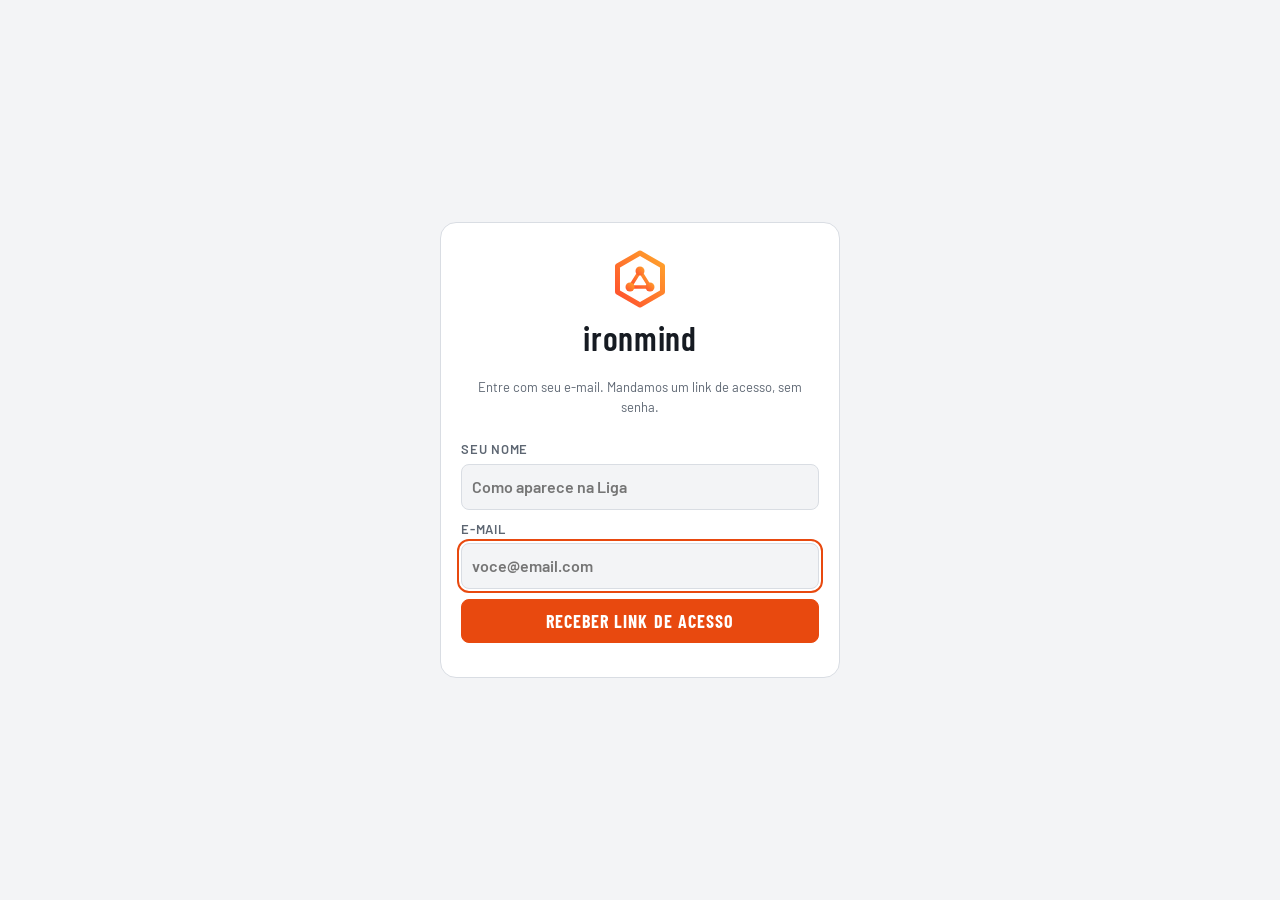
<file: public/index.html>
<!doctype html>
<html lang="pt-BR">
<head>
<meta charset="utf-8">
<meta name="viewport" content="width=device-width, initial-scale=1, viewport-fit=cover">
<title>Ironmind</title>
<meta name="description" content="Seu treino com IA: plano, registro de séries, recuperação, progresso e liga com amigos.">
<meta name="theme-color" content="#14171c">
<meta name="apple-mobile-web-app-capable" content="yes">
<meta name="mobile-web-app-capable" content="yes">
<meta name="apple-mobile-web-app-title" content="Ironmind">
<meta name="apple-mobile-web-app-status-bar-style" content="black-translucent">
<link rel="manifest" href="manifest.webmanifest">
<link rel="icon" href="icons/favicon-64.png" type="image/png">
<link rel="apple-touch-icon" href="icons/apple-touch-icon.png">
<link rel="preconnect" href="https://fonts.googleapis.com">
<link rel="stylesheet" href="https://fonts.googleapis.com/css2?family=Lexend:wght@600&family=Barlow+Condensed:wght@600;700;800&family=Barlow:wght@400;500;600&family=JetBrains+Mono:wght@500&display=swap">
<link rel="stylesheet" href="styles.css?v=b0ec0a01">
</head>
<body>
<div class="auth" id="auth" hidden>
  <div class="auth-card">
    <svg class="auth-logo" viewBox="0 0 64 64" aria-hidden="true"><defs><linearGradient id="authg" x1="0" y1="1" x2="1" y2="0"><stop offset="0" stop-color="#ff4d2e"/><stop offset="1" stop-color="#ffa62b"/></linearGradient></defs><path d="M32 6 54.5 19v26L32 58 9.5 45V19z" fill="none" stroke="url(#authg)" stroke-width="5" stroke-linejoin="round"/><path d="M22 40 32 24l10 16z" fill="none" stroke="url(#authg)" stroke-width="3.5" stroke-linejoin="round"/><circle cx="32" cy="24" r="4.5" fill="url(#authg)"/><circle cx="22" cy="40" r="4.5" fill="url(#authg)"/><circle cx="42" cy="40" r="4.5" fill="url(#authg)"/></svg>
    <h1>ironmind</h1>
    <p class="note">Entre com seu e-mail. Mandamos um link de acesso, sem senha.</p>
    <form id="auth-form">
      <label>Seu nome<input id="auth-name" autocomplete="name" placeholder="Como aparece na Liga" maxlength="40"></label>
      <label>E-mail<input id="auth-email" type="email" autocomplete="email" required placeholder="voce@email.com"></label>
      <button class="btn primary" id="auth-send">Receber link de acesso</button>
    </form>
    <p class="auth-msg" id="auth-msg" aria-live="polite"></p>
  </div>
</div>
<div id="app" hidden>
<div class="wrap">
  <header>
    <h1><svg viewBox="0 0 64 64" aria-hidden="true"><defs><linearGradient id="imgrad" x1="0" y1="1" x2="1" y2="0"><stop offset="0" stop-color="#ff4d2e"/><stop offset="1" stop-color="#ffa62b"/></linearGradient></defs><path d="M32 6 54.5 19v26L32 58 9.5 45V19z" fill="none" stroke="url(#imgrad)" stroke-width="5" stroke-linejoin="round"/><path d="M22 40 32 24l10 16z" fill="none" stroke="url(#imgrad)" stroke-width="3.5" stroke-linejoin="round"/><circle cx="32" cy="24" r="4.5" fill="url(#imgrad)"/><circle cx="22" cy="40" r="4.5" fill="url(#imgrad)"/><circle cx="42" cy="40" r="4.5" fill="url(#imgrad)"/></svg>ironmind</h1>
    <div class="row"><span class="status" id="sync">Carregando…</span><button class="btn sm" id="open-profile">Perfil</button></div>
  </header>

  <!-- INÍCIO -->
  <section class="panel" id="p-inicio">
    <div class="today" id="today" aria-label="Resumo de hoje"></div>
    <div class="card" id="d30-card"></div>
    <div class="card active">
      <div><div class="k">Plano ativo</div><h3 id="h-plan">Seu plano</h3></div>
      <button class="btn sm" id="h-plans">Planos</button>
    </div>
    <div class="swap-warn" id="swap-warn" hidden></div>
    <div class="row between"><h3>Seu próximo treino</h3><span class="note" id="h-when"></span></div>
    <div class="chips" id="h-days"></div>
    <div class="card">
      <div class="row between"><h2 id="h-day">Treino</h2><span class="note" id="h-focus"></span></div>
      <div class="block" id="h-warm" hidden></div>
      <div class="exlist" id="h-list"></div>
      <div class="block" id="h-fin" hidden></div>
    </div>
    <div class="card" id="wt-card">
      <div class="row between"><h3>Água de hoje</h3><button class="mini" id="wt-cfg-btn" aria-expanded="false">Meta e lembretes</button></div>
      <div class="wt-top"><div class="wt-num"><b id="wt-ml">0 ml</b><span class="note" id="wt-goal"></span></div><div class="wt-cups" id="wt-cups" aria-hidden="true"></div></div>
      <div class="ach-bar"><i id="wt-bar" style="width:0%"></i></div>
      <div class="row" style="gap:8px"><button class="btn sm primary" data-wt="200">+ Copo 200 ml</button><button class="btn sm" data-wt="500">+ Garrafa 500 ml</button><button class="btn sm" id="wt-undo">Desfazer</button></div>
      <div class="ch-form" id="wt-cfg" hidden>
        <label for="wt-meta">Meta diária (ml)<input id="wt-meta" inputmode="numeric" placeholder="automática"></label>
        <p class="note" style="margin:0" id="wt-auto"></p>
        <div class="row" style="gap:8px"><label for="wt-from" style="flex-direction:row;align-items:center;gap:6px">Das<input type="time" id="wt-from" value="08:00"></label><label for="wt-to" style="flex-direction:row;align-items:center;gap:6px">às<input type="time" id="wt-to" value="20:00"></label></div>
        <label for="wt-every">Lembrar a cada<select id="wt-every"><option value="60">1 hora</option><option value="90">1 h 30 min</option><option value="120" selected>2 horas</option><option value="180">3 horas</option></select></label>
        <div class="row" style="gap:8px"><button class="btn sm" id="wt-save">Salvar meta</button><button class="btn sm primary" id="wt-ics">Baixar lembretes de água</button></div>
        <p class="note" style="margin:0">Os lembretes vão para o calendário do celular, que avisa nos horários escolhidos todos os dias.</p>
      </div>
    </div>
    <div class="startbar"><button class="btn primary" id="h-start">Iniciar treino</button></div>
  </section>

  <!-- ROTINAS -->
  <section class="panel" id="p-rotinas" hidden>
    <div class="card">
      <div class="row between"><h2>Seus planos</h2><button class="btn sm primary" id="new-plan">Novo plano</button></div>
      <div class="plans" id="plans"></div>
    </div>
    <div class="card">
      <div class="row between"><h2 id="r-name">Plano</h2><span class="tag" id="r-src"></span></div>
      <div class="chips" id="r-days"></div>
      <div class="row between"><h3 id="r-day"></h3><button class="link" id="r-add">+ Adicionar exercício</button></div>
      <div class="exlist" id="r-list"></div>
      <p class="note" id="r-notes"></p>
    </div>
    <div class="card" id="pg-card">
      <h2>Programas prontos</h2>
      <p class="note" style="margin:0">Programas clássicos montados com os exercícios do app. Toque em um para ver os treinos e comece com um toque. Seus planos atuais continuam salvos.</p>
      <div class="pg-list" id="pg-list"></div>
    </div>
  </section>

  <!-- EXERCÍCIOS -->
  <section class="panel" id="p-exercicios" hidden>
    <div class="card">
      <h2>Exercícios</h2>
      <input id="l-q" placeholder="Buscar exercício" aria-label="Buscar exercício">
      <div class="chips" id="l-musc"></div>
      <div class="row between">
        <label style="flex-direction:row;align-items:center;gap:8px;text-transform:none;letter-spacing:0;font-size:14px;color:var(--fg)"><input type="checkbox" id="l-mine" checked> Só com meu equipamento</label>
        <label for="l-day" style="flex-direction:row;align-items:center;gap:8px">Adicionar em<select id="l-day"></select></label>
      </div>
    </div>
    <div class="card"><div class="exlist" id="l-list"></div></div>
    <div class="card" id="cx-card">
      <div class="row between"><h3>Meus exercícios</h3><button class="btn sm primary" id="cx-new" aria-expanded="false">+ Criar exercício</button></div>
      <div class="ch-form" id="cx-form" hidden>
        <label for="cx-nome">Nome<input id="cx-nome" maxlength="50" placeholder="Ex.: Remada no aparelho X"></label>
        <div class="row" style="gap:8px"><label for="cx-musc">Músculo principal<select id="cx-musc"></select></label><label for="cx-equip">Equipamento<select id="cx-equip"></select></label></div>
        <label for="cx-nivel">Dificuldade<select id="cx-nivel"><option value="1">1 · muito fácil</option><option value="2" selected>2 · fácil</option><option value="3">3 · médio</option><option value="4">4 · difícil</option><option value="5">5 · avançado</option></select></label>
        <label for="cx-dica">Dica de execução (opcional)<textarea id="cx-dica" maxlength="200" rows="2" placeholder="Ex.: banco na posição 3, pegada aberta"></textarea></label>
        <div class="row" style="gap:8px;align-items:center"><label class="btn sm" for="cx-foto" style="font-size:15px;color:var(--fg)">Adicionar foto</label><input type="file" id="cx-foto" accept="image/*" hidden><img id="cx-prev" alt="Prévia da foto" hidden class="cx-img"></div>
        <button class="btn sm primary" id="cx-save">Salvar exercício</button>
      </div>
      <div class="exlist" id="cx-list"></div>
    </div>
  </section>

  <!-- RECUPERAÇÃO -->
  <section class="panel" id="p-recuperacao" hidden>
    <div class="card">
      <h2>Recuperação muscular</h2>
      <p class="sub">Calculada pelas séries que você fez nos últimos dias. Cada músculo leva cerca de 48 a 72 horas para se recuperar de um treino pesado.</p>
      <div class="bodies" id="bodies"></div>
      <div class="legend"><span><i style="background:var(--ok)"></i>Pronto (85%+)</span><span><i style="background:var(--warn)"></i>Recuperando (50-84%)</span><span><i style="background:var(--bad)"></i>Cansado (abaixo de 50%)</span></div>
    </div>
    <div class="card"><div id="mlist"></div></div>
  </section>

  <!-- PROGRESSO -->
  <section class="panel" id="p-progresso" hidden>
    <div class="prsec" id="prsec" role="tablist" aria-label="Seções do progresso">
      <button role="tab" data-ps="resumo" aria-selected="true">Resumo</button><button role="tab" data-ps="evolucao" aria-selected="false">Evolução</button><button role="tab" data-ps="corpo" aria-selected="false">Corpo</button><button role="tab" data-ps="amigos" aria-selected="false">Amigos</button>
    </div>
    <div class="card">
      <div class="row between"><h3>Perfil</h3><button class="btn sm primary" id="pr-settings">Configurações</button></div>
      <div class="who-name" id="pr-name">Seu nome</div>
      <div class="facts">
        <div><span class="fv" id="pr-goal">—</span><span class="fk">Meta</span></div>
        <div><span class="fv" id="pr-weight">—</span><span class="fk">Peso</span></div>
        <div><span class="fv" id="pr-freq">—</span><span class="fk">Frequência</span></div>
      </div>
    </div>

    <div class="coach">
      <div class="row between"><span class="who">Resumo da semana</span><button class="mini" id="pr-coach-ai" data-ai hidden>Escrever com IA</button></div>
      <div class="ringrow">
        <div class="ring" id="pr-ring"></div>
        <div><b id="pr-ring-t">Treinos na semana</b><div class="note" id="pr-ring-s"></div></div>
      </div>
      <div class="ans" id="pr-coach"></div>
    </div>

    <div class="card" id="cmp-card">
      <h3>Comparar com amigo</h3>
      <label for="cmp-who">Amigo da liga<select id="cmp-who"></select></label>
      <div id="cmp-out"></div>
    </div>

    <div class="card" id="liga-card">
      <div class="row between"><h3>Liga Ironmind</h3><label style="flex-direction:row;align-items:center;gap:8px;text-transform:none;letter-spacing:0;font-size:14px;color:var(--fg)"><input type="checkbox" id="lg-join"> Participar</label></div>
      <div class="chips scrollx" id="lg-metric">
        <button class="chip" data-m="treinosSemana" aria-pressed="true">Treinos na semana</button>
        <button class="chip" data-m="volumeSemana" aria-pressed="false">Volume na semana</button>
        <button class="chip" data-m="sequencia" aria-pressed="false">Sequência</button>
        <button class="chip" data-m="recordesMes" aria-pressed="false">Recordes no mês</button>
        <button class="chip" data-m="exercicio" aria-pressed="false">Por exercício</button>
        <button class="chip" data-m="musculo" aria-pressed="false">Por músculo</button>
        <button class="chip" data-m="evolucao" aria-pressed="false">Evolução em 30 dias</button>
        <button class="chip" data-m="xp" aria-pressed="false">Nível (XP)</button>
      </div>
      <label for="lg-div">Divisão por idade<select id="lg-div"><option value="">Todas as idades</option></select></label>
      <label for="lg-sub" id="lg-sub-l" hidden><span id="lg-sub-t">Exercício</span><select id="lg-sub"></select></label>
      <div class="lg-list" id="lg-list"></div>
      <p class="note" id="lg-note"></p>
    </div>

    <div class="card" id="cl-card">
      <h3>Clube da academia</h3>
      <div id="cl-body"></div>
    </div>

    <div class="card" id="ch-card">
      <div class="row between"><h3>Desafios</h3><button class="mini" id="ch-new" aria-expanded="false">+ Criar desafio</button></div>
      <div class="ch-form" id="ch-form" hidden>
        <label for="ch-met">Quem faz mais<select id="ch-met"><option value="treinos">Treinos</option><option value="volume">Volume (carga × repetições)</option><option value="series">Séries</option><option value="minutos">Minutos treinando</option><option value="recordes">Recordes pessoais</option></select></label>
        <label for="ch-dur">Duração<select id="ch-dur"><option value="7">7 dias</option><option value="14">14 dias</option><option value="30">30 dias</option><option value="mes" selected>Até o fim do mês</option></select></label>
        <label for="ch-title">Nome (opcional)<input id="ch-title" maxlength="60" placeholder="Ex.: Desafio de novembro"></label>
        <button class="btn sm primary" id="ch-create">Criar e participar</button>
      </div>
      <div class="ch-list" id="ch-list"></div>
    </div>

    <div class="card" id="fd-card">
      <div class="row between"><h3>Feed dos amigos</h3><label style="flex-direction:row;align-items:center;gap:8px;text-transform:none;letter-spacing:0;font-size:14px;color:var(--fg)"><input type="checkbox" id="fd-share"> Mostrar meus treinos</label></div>
      <p class="note" style="margin:0" id="fd-note">Veja e curta os treinos, recordes e conquistas de quem está na liga. Seus treinos só aparecem aqui se você marcar “Mostrar meus treinos”.</p>
      <div class="fd-list" id="fd-list"></div>
    </div>

    <div class="card">
      <div class="row between"><h3>Calendário de treinos</h3><span class="streak" id="pr-streak"></span></div>
      <div class="week" id="pr-week"></div>
      <div class="selbar" id="pr-sel" hidden></div>
      <p class="note" id="pr-hint">Toque num dia (ou na Meta, para a semana inteira) para ver os treinos e relatórios dele.</p>
      <div class="row between"><button class="link" id="wk-prev">‹ Semana anterior</button><span class="note" id="wk-label"></span><button class="link" id="wk-next">Próxima ›</button></div>
    </div>

    <div class="card">
      <div class="row between"><h3>Treinos concluídos</h3><button class="btn sm" id="pr-more">Ver todos</button></div>
      <div id="pr-done"></div>
    </div>

    <div class="card">
      <div class="row between"><h3>Medidas</h3><button class="btn sm" id="m-add-toggle">+ Registrar</button></div>
      <div class="m-sum" id="m-sum"></div>
      <div class="chips scrollx" id="m-kinds"></div>
      <div class="madd" id="m-add" hidden>
        <label for="m-val">Valor<input id="m-val" type="number" inputmode="decimal" step="0.1"></label>
        <label for="m-date">Data<input id="m-date" type="date"></label>
        <button class="btn primary sm" id="m-save">Salvar</button>
      </div>
      <div class="chartbox" id="m-chart"></div>
      <div class="hist" id="m-list"></div>
    </div>

    <div class="card" id="hl-card">
      <div class="row between"><h3>Saúde: peso, passos e sono</h3><span class="tag" id="hl-tag"></span></div>
      <p class="note" style="margin:0">Importe os dados do Apple Saúde ou do Google Fit. O peso entra em Medidas e os passos e o sono aparecem aqui.</p>
      <div class="row" style="gap:8px"><label class="btn sm primary" for="hl-file" style="font-size:15px;color:var(--accent-ink)">Importar arquivo</label><input type="file" id="hl-file" accept=".zip,.xml,.csv,application/zip,text/xml,text/csv" hidden><button class="mini" id="hl-how-btn" aria-expanded="false">Como exportar</button></div>
      <div class="block" id="hl-how" hidden><b>iPhone (Apple Saúde)</b><ol class="how-steps"><li>Abra o app Saúde e toque na sua foto no canto superior direito.</li><li>Toque em “Exportar Todos os Dados de Saúde” e espere o arquivo ficar pronto.</li><li>Salve em Arquivos e importe aqui o <b>exportar.zip</b> (ou export.zip).</li></ol>
        <b>Android (Google Fit)</b><ol class="how-steps"><li>Acesse takeout.google.com, desmarque tudo e marque só “Fit”.</li><li>Baixe o arquivo e importe aqui o .zip, ou só o arquivo “Daily activity metrics.csv”.</li></ol>
        <b>Outros apps</b><p class="note" style="margin:0">Uma planilha CSV com colunas data, peso, passos e sono (em horas) também funciona.</p></div>
      <p class="note" id="hl-note" style="margin:0"></p>
      <div id="hl-out"></div>
    </div>

    <div class="card" id="mw-card">
      <div class="row between"><h3>Músculos da semana</h3><span class="tag" id="mw-tag"></span></div>
      <p class="note" style="margin:0" id="mw-sub"></p>
      <div class="mw-maps" id="mw-maps"></div>
      <div class="mw-leg"><span><i style="background:var(--mus)"></i>Esquecido</span><span><i style="background:#f4a582"></i>Pouco</span><span><i style="background:var(--accent)"></i>Ideal</span><span><i style="background:#9b1c2c"></i>Demais</span></div>
      <div class="mw-list" id="mw-list"></div>
      <button class="mini" id="mw-ai" data-ai hidden>Análise do coach IA</button><div class="ans" id="mw-ai-out"></div>
    </div>

    <div class="card">
      <div class="row between"><h3>Relatórios</h3>
        <div class="chips" id="rp-range"><button class="chip" data-r="7">7 dias</button><button class="chip" data-r="30" aria-pressed="true">30 dias</button><button class="chip" data-r="0">Tudo</button></div></div>
      <div class="stats">
        <div class="stat"><div class="v" id="s-week">0</div><div class="k">Treinos no período</div></div>
        <div class="stat"><div class="v" id="s-total">0</div><div class="k">Séries no período</div></div>
        <div class="stat"><div class="v" id="s-vol">0</div><div class="k">Volume (t)</div></div>
      </div>
      <div class="note" id="rp-sel">Séries por grupo muscular</div>
      <div class="chartbox" id="rp-bars"></div>
    </div>

    <div class="card">
      <div class="row between"><h3>Recordes e força (1RM)</h3><span class="tag" id="pr-count"></span></div>
      <p class="note" style="margin:0">1RM estimado: quanto você levantaria em uma única repetição, calculado pelas suas séries (fórmula de Epley). A seta compara com 30 dias atrás.</p>
      <div class="rm-list" id="rm-list"></div>
    </div>

    <div class="card" id="rt-card">
      <div class="row between"><h3 id="rt-title">Retrospectiva</h3><span class="tag" id="xp-lvl"></span></div>
      <div class="xp" id="xp-box"></div>
      <button class="btn sm primary" id="rt-open">Ver minha retrospectiva do ano</button>
    </div>
    <div class="card" id="ach-card">
      <div class="row between"><h3>Conquistas</h3><span class="tag" id="ach-count"></span></div>
      <div class="ach-list" id="ach-list"></div>
    </div>

    <div class="card" id="gl-card">
      <div class="row between"><h3>Metas e previsões</h3><button class="mini" id="gl-new" aria-expanded="false">+ Nova meta</button></div>
      <div class="ch-form" id="gl-form" hidden>
        <label for="gl-type">Tipo<select id="gl-type"><option value="treinos">Treinos no mês</option><option value="volume">Volume no mês (kg)</option><option value="carga">Carga num exercício</option><option value="peso">Peso corporal</option></select></label>
        <label for="gl-ex" id="gl-ex-l">Exercício<select id="gl-ex"></select></label>
        <label for="gl-alvo"><span id="gl-alvo-t">Meta</span><input id="gl-alvo" inputmode="decimal" placeholder="Ex.: 100"></label>
        <button class="btn sm primary" id="gl-add">Adicionar meta</button>
      </div>
      <div class="gl-list" id="gl-list"></div>
    </div>

    <div class="card">
      <h3>Evolução por exercício</h3>
      <label for="g-ex">Exercício<select id="g-ex"></select></label>
      <div class="chartbox" id="chart"></div>
      <p class="note">Linha: maior carga do dia (kg). Pontilhado: 1RM estimado (fórmula de Epley).</p>
      <h3 style="margin-top:4px">Histórico completo</h3>
      <div class="hx-list" id="hx-list"></div>
    </div>
    <div class="card" data-ai hidden>
      <div class="row between"><h3>Análise da IA</h3><button class="btn sm" id="ai-review">Analisar meu progresso</button></div>
      <div id="ai-out" class="note" style="white-space:pre-wrap">A IA lê seus treinos salvos e sugere ajustes de carga e volume.</div>
    </div>

    <div class="card">
      <button class="glos-top" id="g-toggle" aria-expanded="false"><span class="gico">Aa</span><span><b>Glossário da academia</b><br><span class="note">Todo termo de treino explicado de um jeito simples.</span></span></button>
      <div id="g-body" hidden>
        <input id="g-q" placeholder="Buscar termo. Ex.: drop-set" aria-label="Buscar termo">
        <dl class="gloss" id="g-list"></dl>
      </div>
    </div>
  </section>

  <!-- TREINO EM ANDAMENTO -->
  <section class="player" id="p-treino" hidden>
    <div class="pl-top">
      <button class="pl-ico" id="pl-exit" aria-label="Sair do treino"><svg viewBox="0 0 24 24"><path d="M5 5l14 14M19 5 5 19"/></svg></button>
      <span class="pl-time"><span class="pl-tl">Tempo: </span><b id="pl-time">00:00</b></span>
      <span style="flex:1"></span>
      <button class="pl-ico" id="pl-focus" aria-pressed="false" aria-label="Modo foco"><svg viewBox="0 0 24 24"><path d="M4 9V4h5M20 9V4h-5M4 15v5h5M20 15v5h-5"/><circle cx="12" cy="12" r="2.5" class="fillme"/></svg></button>
      <button class="pl-ico" id="pl-voice" aria-pressed="false" aria-label="Treino por voz"><svg viewBox="0 0 24 24"><circle cx="9" cy="8" r="3.5"/><path d="M3 20c0-3.3 2.7-6 6-6s6 2.7 6 6"/><path id="pl-voice-waves" d="M17 6.5a4 4 0 0 1 0 5M19.5 4a8 8 0 0 1 0 10"/></svg></button>
      <button class="pl-ico" id="pl-sound" aria-pressed="true" aria-label="Som do descanso"><svg viewBox="0 0 24 24"><path d="M4 9v6h4l5 4V5L8 9z" class="fillme"/><path id="pl-sound-waves" d="M16 9a4 4 0 0 1 0 6M18.5 6.5a8 8 0 0 1 0 11"/></svg></button>
      <button class="pl-done" id="pl-finish">Concluir</button>
    </div>
    <div class="pl-stage">
      <div class="pl-tools">
        <button class="pl-ico sm" id="pl-tip" aria-label="Dica de execução" aria-expanded="false"><svg viewBox="0 0 24 24"><path d="M9 18h6M10 21h4M12 3a6 6 0 0 0-3.5 10.9c.6.5 1 1.2 1 2.1h5c0-.9.4-1.6 1-2.1A6 6 0 0 0 12 3z"/></svg></button>
        <button class="pl-ico sm" id="pl-howto" aria-label="Como fazer"><svg viewBox="0 0 24 24"><circle cx="12" cy="12" r="9"/><path d="M12 11v6M12 7.5v.5"/></svg></button>
        <button class="pl-ico sm" id="pl-cad" aria-pressed="false" aria-label="Timer de cadência"><svg viewBox="0 0 24 24"><path d="M9 3h6l3 18H6z"/><path d="M12 17 16 6"/></svg></button>
      </div>
      <div class="pl-fig" id="pl-fig"></div>
      <div class="cad-ov" id="cad-ov" hidden aria-live="polite"><b id="cad-ph">Desce</b><span id="cad-n"></span><small id="cad-rep"></small></div>
      <div class="pl-thumbs" id="pl-thumbs"></div>
      <div class="pl-tipbox" id="pl-tipbox" hidden></div>
      <div class="pl-rest" id="pl-rest" hidden>
        <span class="lbl2">Descanso</span>
        <span class="pl-clock" id="pl-clock">1:00</span>
        <div class="pl-bar"><span id="pl-bar"></span></div>
        <div class="row" style="justify-content:center"><button class="btn sm" id="pl-minus">−15s</button><button class="btn sm primary" id="pl-skip">Pular</button><button class="btn sm" id="pl-plus">+15s</button></div>
        <span class="note" id="pl-next"></span>
      </div>
      <div class="pl-go" id="pl-go" hidden>VAMOS!</div>
    </div>
    <div class="pl-info">
      <div id="pl-lvl"></div>
      <div class="row between" style="align-items:flex-start;flex-wrap:nowrap">
        <div style="min-width:0"><div class="pl-name" id="pl-name">Exercício</div>
          <button class="link" id="pl-rest-set" aria-label="Mudar tempo de descanso"></button> <button class="link" id="pl-busy-open">Aparelho ocupado?</button></div>
        <button class="btn sm" id="pl-edit-btn">Editar</button>
      </div>
      <div class="block" id="pl-warm" hidden></div>
    </div>
    <div class="pl-table">
      <p class="note" id="pl-hint" style="margin:0;padding:0 16px 6px">Toque na linha para registrar a série, no ✓ para desfazer e arraste para o lado para remover.</p>
      <div class="pl-last" id="pl-last" aria-live="polite" hidden></div>
      <div class="pl-head"><span>Série</span><span>Anterior</span><span>Reps</span><span>Kg</span></div>
      <div id="pl-rows"></div>
      <div class="pl-note"><label for="pl-ex-note">Nota deste exercício<textarea id="pl-ex-note" rows="2" maxlength="300" placeholder="Ex.: senti o ombro, melhorar a descida, banco na posição 4"></textarea></label><span class="note" id="pl-ex-last" style="margin:0"></span></div>
      <div class="row" id="pl-setbtns" style="justify-content:center;padding:12px 0"><button class="btn sm" id="pl-addset">+ Adicionar série</button><button class="btn sm" id="pl-delset">− Remover série</button></div>
    </div>
    <div class="pl-bottom"><button class="btn primary" id="pl-main">Registrar série</button></div>
  </section>

  <!-- PERFIL -->
  <section class="panel" id="p-perfil" hidden>
    <div class="card">
      <div class="row between"><h2>Seu perfil</h2><button class="btn sm" id="close-profile">Voltar</button></div>
      <p class="sub">Cada plano novo é montado com base nisso. Os planos antigos continuam salvos em “Rotinas”.</p>
      <div class="field"><span class="flabel">Objetivos <small>(escolha um ou mais; o primeiro é o principal)</small></span>
        <div class="chips" id="f-goals" data-multi="goals"></div></div>
      <div class="field"><span class="flabel">Equipamento disponível <small>(marque tudo que você tem)</small></span>
        <div class="chips" id="f-equip" data-multi="equip"></div></div>
      <label for="f-name">Seu nome<input id="f-name" placeholder="Ex.: Júnior"></label>
      <div class="grid2">
        <label for="f-level">Experiência<select id="f-level">
          <option value="iniciante">Iniciante (menos de 6 meses)</option>
          <option value="intermediario">Intermediário (6 meses a 2 anos)</option>
          <option value="avancado">Avançado (mais de 2 anos)</option>
        </select></label>
        <label for="f-days">Dias por semana<select id="f-days">
          <option>2</option><option selected>3</option><option>4</option><option>5</option><option>6</option>
        </select></label>
        <label for="f-min">Minutos por treino<select id="f-min">
          <option>30</option><option selected>45</option><option>60</option><option>75</option><option>90</option>
        </select></label>
        <label for="f-weight">Peso corporal (kg)<input id="f-weight" type="number" inputmode="decimal" placeholder="Ex.: 78"></label>
        <label for="f-height">Altura (cm)<input id="f-height" type="number" inputmode="numeric" placeholder="Ex.: 175"></label>
        <label for="f-age">Idade<input id="f-age" type="number" inputmode="numeric" placeholder="Ex.: 30"></label>
        <label for="f-sex">Sexo<select id="f-sex"><option value="">Prefiro não dizer</option><option value="masculino">Masculino</option><option value="feminino">Feminino</option></select></label>
      </div>
      <label for="f-sport">Esporte que pratica (opcional)<input id="f-sport" placeholder="Ex.: futebol, corrida 10 km, jiu-jitsu"></label>
      <label for="f-limits">Lesões ou limitações<input id="f-limits" placeholder="Ex.: dor no joelho direito"></label>
      <label for="f-pref" data-ai hidden>Preferências<input id="f-pref" placeholder="Ex.: gosto de supino, quero focar em glúteos"></label>
      <div class="row">
        <button class="btn primary" id="gen" data-ai hidden>Gerar plano com IA</button>
        <button class="btn primary" id="gen-basic">Gerar plano</button>
        <button class="btn" id="save-profile">Só salvar perfil</button>
      </div>
      <p class="note" id="gen-note" data-ai hidden>“Gerar plano com IA” usa o Claude. “Rápido” monta um plano padrão na hora, sem IA.</p>
      <div class="thinking" id="gen-stream" hidden></div>
    </div>
    <div class="card" id="cfg-card">
      <h3>Configurações de treino</h3>
      <p class="note" style="margin:0">Valem para os próximos treinos. Durante o treino você ainda pode mudar o descanso de cada exercício.</p>
      <label for="cfg-rest">Descanso entre séries<select id="cfg-rest"><option value="plano">Usar o do plano</option><option value="30">30 s</option><option value="45">45 s</option><option value="60">1 min</option><option value="90">1 min 30 s</option><option value="120">2 min</option><option value="150">2 min 30 s</option><option value="180">3 min</option><option value="240">4 min</option></select></label>
      <label for="cfg-extra">Descanso extra ao trocar de exercício<select id="cfg-extra"><option value="0">Nenhum</option><option value="30">+30 s</option><option value="60">+1 min</option><option value="90">+1 min 30 s</option></select></label>
      <label for="cfg-cad">Cadência das repetições (descida, pausa, subida)<select id="cfg-cad"><option value="2-0-1">2-0-1 (normal)</option><option value="2-1-1">2-1-1</option><option value="3-0-1">3-0-1 (hipertrofia)</option><option value="3-1-1">3-1-1</option><option value="4-0-1">4-0-1 (descida lenta)</option><option value="4-1-2">4-1-2</option><option value="5-0-1">5-0-1</option></select></label>
      <label for="cfg-inc">Aumento de carga sugerido<select id="cfg-inc"><option value="auto">Automático (1 kg leve, 2,5 kg pesado)</option><option value="1">1 kg</option><option value="2.5">2,5 kg</option><option value="5">5 kg</option></select></label>
      <div class="cfg-toggles">
        <label style="flex-direction:row;align-items:center;justify-content:space-between;gap:12px;text-transform:none;letter-spacing:0;font-size:15px;font-weight:500;color:var(--fg)">Iniciar descanso ao registrar série<input type="checkbox" id="cfg-auto"></label>
        <label style="flex-direction:row;align-items:center;justify-content:space-between;gap:12px;text-transform:none;letter-spacing:0;font-size:15px;font-weight:500;color:var(--fg)">Som no descanso<input type="checkbox" id="cfg-sound"></label>
        <label style="flex-direction:row;align-items:center;justify-content:space-between;gap:12px;text-transform:none;letter-spacing:0;font-size:15px;font-weight:500;color:var(--fg)">Treino por voz<input type="checkbox" id="cfg-voice"></label>
        <label style="flex-direction:row;align-items:center;justify-content:space-between;gap:12px;text-transform:none;letter-spacing:0;font-size:15px;font-weight:500;color:var(--fg)">Vibrar no fim do descanso<input type="checkbox" id="cfg-vib"></label>
        <label style="flex-direction:row;align-items:center;justify-content:space-between;gap:12px;text-transform:none;letter-spacing:0;font-size:15px;font-weight:500;color:var(--fg)">Manter a tela ligada no treino<input type="checkbox" id="cfg-awake"></label>
      </div>
    </div>
    <div class="card" id="cy-card">
      <h3>Ciclo menstrual</h3>
      <p class="note" style="margin:0">Opcional. O app identifica a fase do ciclo e ajusta a carga sugerida e o volume. Esses dados ficam só na sua conta e nunca vão para a liga ou o feed.</p>
      <label style="flex-direction:row;align-items:center;justify-content:space-between;gap:12px;text-transform:none;letter-spacing:0;font-size:15px;font-weight:500;color:var(--fg)">Ajustar o treino pelo ciclo<input type="checkbox" id="cy-on"></label>
      <div id="cy-fields" class="ch-form" hidden>
        <label for="cy-start">Primeiro dia da última menstruação<input type="date" id="cy-start"></label>
        <div class="row" style="gap:8px"><label for="cy-dur">Duração do ciclo (dias)<input id="cy-dur" inputmode="numeric" value="28"></label><label for="cy-mens">Dias de menstruação<input id="cy-mens" inputmode="numeric" value="5"></label></div>
        <label style="flex-direction:row;align-items:center;justify-content:space-between;gap:12px;text-transform:none;letter-spacing:0;font-size:15px;font-weight:500;color:var(--fg)">Reduzir uma série na menstruação<input type="checkbox" id="cy-red" checked></label>
        <div class="block" id="cy-now"></div>
      </div>
    </div>
    <div class="card">
      <h3>Lembretes de treino</h3>
      <p class="note" style="margin:0">Escolha os dias e o horário. O app gera um arquivo de lembretes para você abrir no calendário do celular (Google Agenda, Calendário do iPhone), que avisa na hora certa toda semana.</p>
      <div class="chips" id="rem-days"></div>
      <div class="row"><label for="rem-time" style="flex-direction:row;align-items:center;gap:8px">Horário<input type="time" id="rem-time" value="18:30"></label>
        <button class="btn sm primary" id="rem-save">Baixar lembretes</button></div>
    </div>
    <div class="card">
      <h3>Backup dos seus dados</h3>
      <p class="note" style="margin:0">Salve uma cópia do perfil, planos, treinos e medidas num arquivo. Para restaurar, importe o arquivo: os treinos são somados aos que já existem.</p>
      <div class="row"><button class="btn sm primary" id="bk-export">Exportar backup</button><label class="btn sm" for="bk-file" style="font-size:15px;color:var(--fg)">Importar backup</label><input type="file" id="bk-file" accept=".json,application/json" hidden></div>
      <p class="note" id="bk-note" style="margin:0"></p>
    </div>
    <div class="card">
      <h3>Instalar o app</h3>
      <p class="note" style="margin:0">O Ironmind funciona como um aplicativo: ícone na tela inicial, tela cheia e abre mesmo sem internet.</p>
      <button class="btn primary" data-install hidden onclick="ironmindInstall()">Instalar agora</button>
      <ol class="how-steps"><li><b>Android (Chrome):</b> toque em ⋮ no canto e escolha “Instalar app” ou “Adicionar à tela inicial”.</li><li><b>iPhone (Safari):</b> toque em Compartilhar e escolha “Adicionar à Tela de Início”.</li></ol>
      <button class="btn sm" onclick="ironmindSignOut()">Sair da conta</button>
    </div>
  </section>
</div>

<div class="rt" id="rt" hidden role="dialog" aria-modal="true" aria-label="Retrospectiva do ano">
  <div class="rt-bars" id="rt-bars"></div>
  <button class="rt-x" id="rt-x" aria-label="Fechar">✕</button>
  <div class="rt-slide" id="rt-slide"></div>
  <div class="rt-foot"><button class="btn sm" id="rt-prev">Voltar</button><button class="btn sm primary" id="rt-save" hidden>Baixar imagem</button><button class="btn sm" id="rt-next">Próximo</button></div>
</div>
<div class="how" id="pl-busy" hidden role="dialog" aria-modal="true" aria-labelledby="pl-busy-t">
  <div class="how-back" data-close="pl-busy"></div>
  <div class="how-sheet">
    <div class="row between" style="flex-wrap:nowrap"><h2 id="pl-busy-t">Aparelho ocupado</h2><button class="btn sm" data-close="pl-busy">Fechar</button></div>
    <p class="note" style="margin:0" id="pl-busy-sub"></p>
    <button class="btn sm primary" id="pl-busy-ai" data-ai hidden>Pedir sugestão ao coach IA</button>
    <div id="pl-busy-ai-out"></div>
    <h3>Alternativas para o mesmo músculo</h3>
    <div class="exlist" id="pl-busy-list"></div>
  </div>
</div>
<div class="how" id="sh-card" hidden role="dialog" aria-modal="true" aria-labelledby="sh-card-t">
  <div class="how-back" data-close="sh-card"></div>
  <div class="how-sheet">
    <div class="row between" style="flex-wrap:nowrap"><h2 id="sh-card-t">Cartão do treino</h2><button class="btn sm" data-close="sh-card">Fechar</button></div>
    <img id="sh-img" alt="Prévia do cartão do treino" style="width:100%;border-radius:12px;display:block;background:#1a120c;aspect-ratio:4/5">
    <div class="row" style="gap:8px"><button class="btn sm primary" id="sh-save">Baixar imagem</button><button class="btn sm" id="sh-share" hidden>Compartilhar</button></div>
    <p class="note" style="margin:0">Baixe a imagem e poste no Instagram, WhatsApp ou onde quiser.</p>
  </div>
</div>
<div class="how" id="pl-edit" hidden role="dialog" aria-modal="true" aria-labelledby="pl-edit-t">
  <div class="how-back" data-close="pl-edit"></div>
  <div class="how-sheet">
    <div class="row between" style="flex-wrap:nowrap"><h2 id="pl-edit-t">Exercícios de hoje</h2><button class="btn sm" data-close="pl-edit">Pronto</button></div>
    <p class="note" style="margin:0">Reordene, remova ou adicione exercícios só para o treino de hoje.</p>
    <div class="exlist" id="pl-edit-list"></div>
    <button class="btn sm" id="pl-save-plan">Salvar esta lista no plano também</button>
    <h3>Adicionar exercício</h3>
    <input id="pl-q" placeholder="Buscar. Ex.: supino, agachamento, prancha" aria-label="Buscar exercício para adicionar">
    <div class="exlist" id="pl-add-list"></div>
  </div>
</div>
<div class="how" id="pl-coach" hidden role="dialog" aria-modal="true" aria-labelledby="pl-coach-t">
  <div class="how-back" data-close="pl-coach"></div>
  <div class="how-sheet">
    <div class="row between" style="flex-wrap:nowrap"><h2 id="pl-coach-t">Coach IA</h2><button class="btn sm" data-close="pl-coach">Fechar</button></div>
    <p class="note" id="pl-coach-ctx" style="margin:0"></p>
    <div class="chips" id="pl-coach-quick"></div>
    <div class="row" style="flex-wrap:nowrap"><input id="pl-coach-q" placeholder="Ou escreva sua pergunta" style="flex:1"><button class="btn sm primary" id="pl-coach-ask">Perguntar</button></div>
    <div class="ans" id="pl-coach-ans" style="white-space:pre-wrap"></div>
  </div>
</div>
<div class="how" id="pl-end" hidden role="dialog" aria-modal="true" aria-labelledby="pl-end-t">
  <div class="how-back" data-close="pl-end"></div>
  <div class="how-sheet">
    <h2 id="pl-end-t">Concluir treino</h2>
    <div class="dstats" id="pl-sum"></div>
    <div class="block" id="pl-fin" hidden></div>
    <label for="pl-notes">Como foi o treino?<textarea id="pl-notes" placeholder="Ex.: dormi mal, ombro um pouco dolorido"></textarea></label>
    <button class="btn primary" id="pl-save">Salvar treino</button>
    <div class="row between"><button class="btn sm" data-close="pl-end">Continuar treinando</button><button class="btn sm danger" id="pl-discard">Descartar treino</button></div>
  </div>
</div>
<div class="how" id="how" hidden role="dialog" aria-modal="true" aria-labelledby="how-title">
  <div class="how-back" id="how-back"></div>
  <div class="how-sheet">
    <div class="row between" style="flex-wrap:nowrap"><h2 id="how-title">Exercício</h2><button class="btn sm" id="how-close">Fechar</button></div>
    <div id="how-meta" class="row"></div>
    <div class="how-stage"><div class="how-fig" id="how-fig"></div><div class="how-map" id="how-map"></div></div>
    <div class="note" id="how-phase" style="text-align:center">Posição inicial</div>
    <ol class="how-steps" id="how-steps"></ol>
    <div class="block how-err"><b>Atenção</b><span id="how-err"></span></div>
    <div class="block" id="how-tip"></div>
  </div>
</div>
<nav><div class="tabs" role="tablist">
  <button role="tab" data-tab="inicio" aria-selected="true">Início</button>
  <button role="tab" data-tab="rotinas" aria-selected="false">Rotinas</button>
  <button role="tab" data-tab="exercicios" aria-selected="false">Exercícios</button>
  <button role="tab" data-tab="recuperacao" aria-selected="false">Recuperação</button>
  <button role="tab" data-tab="progresso" aria-selected="false">Progresso</button>
</div></nav>
<button class="coach-fab" id="coach-fab" data-ai aria-label="Perguntar ao coach IA" hidden><svg viewBox="0 0 24 24"><path d="M12 3l1.8 4.7L18.5 9l-4.7 1.8L12 15.5l-1.8-4.7L5.5 9l4.7-1.3zM18 15l.9 2.1L21 18l-2.1.9L18 21l-.9-2.1L15 18l2.1-.9z"/></svg></button>
<div class="toast" id="toast" hidden></div>
</div>
<script src="lib/supabase.js"></script>
<script src="config.js?v=b0ec0a01"></script>
<script src="shim.js?v=b0ec0a01"></script>
</body>
</html>
</file>
<file: public/styles.css>
/* Layout: app de uma coluna, abas fixas no rodapé, como um caderno de treino de academia */
:root{
  --bg:#f3f4f6; --surface:#ffffff; --line:#d9dde3; --fg:#161b22; --muted:#5d6672;
  --accent:#e8490f; --accent-ink:#ffffff; --accent-soft:#fee6da; --ok:#2b8a3e; --ok-soft:#e3f5e7;
  --warn:#c77700; --bad:#c92a2a; --skin:#e3e6ea; --mus:#c9ced5; --thumb:#f7f8fa; --rest:rgba(247,248,250,.94);
  --display:"Barlow Condensed","Arial Narrow",Arial,sans-serif;
  --body:"Barlow",system-ui,-apple-system,"Segoe UI",sans-serif;
  --mono:"JetBrains Mono",ui-monospace,Menlo,monospace;
}
@media (prefers-color-scheme:dark){:root:not([data-theme="light"]){
  --bg:#12161c; --surface:#1b2129; --line:#2c343e; --fg:#e8ebef; --muted:#97a1ad;
  --accent:#ff7a3d; --accent-ink:#1a0d05; --accent-soft:#3a2216; --ok:#69db7c; --ok-soft:#1d3323;
  --warn:#ffc04d; --bad:#ff6b6b; --skin:#2a323c; --mus:#3d4652; --thumb:#151a20; --rest:rgba(21,26,32,.94); color-scheme:dark}}
:root[data-theme="dark"]{
  --bg:#12161c; --surface:#1b2129; --line:#2c343e; --fg:#e8ebef; --muted:#97a1ad;
  --accent:#ff7a3d; --accent-ink:#1a0d05; --accent-soft:#3a2216; --ok:#69db7c; --ok-soft:#1d3323;
  --warn:#ffc04d; --bad:#ff6b6b; --skin:#2a323c; --mus:#3d4652; --thumb:#151a20; --rest:rgba(21,26,32,.94); color-scheme:dark}
[hidden]{display:none!important}
html,body{background:var(--bg);color:var(--fg)}
body{font-family:var(--body);font-size:15px;line-height:1.5}
.wrap{max-width:720px;margin:0 auto;padding-left:max(16px,env(safe-area-inset-left,0px));padding-right:max(16px,env(safe-area-inset-right,0px));padding-block:20px 120px;display:flex;flex-direction:column;gap:18px}
header{display:flex;align-items:center;justify-content:space-between;gap:12px;flex-wrap:wrap}
h1{font-family:"Lexend",Arial,sans-serif;font-weight:600;font-size:30px;letter-spacing:-1px;margin:0;line-height:1;display:flex;align-items:center;gap:10px}
h1 svg{width:38px;height:38px;flex:none}
@media (max-width:440px){.status{display:none}}
h2{font-family:var(--display);font-weight:700;font-size:26px;margin:0;text-transform:uppercase;letter-spacing:.4px;text-wrap:balance;line-height:1.1}
h3{font-family:var(--display);font-weight:700;font-size:20px;margin:0;text-transform:uppercase;letter-spacing:.3px;line-height:1.15}
.sub{color:var(--muted);margin:0}
.status{font-size:12px;color:var(--muted);letter-spacing:.06em;text-transform:uppercase}
nav{position:fixed;left:0;right:0;bottom:0;z-index:5;background:var(--surface);border-top:1px solid var(--line);
  padding-bottom:env(safe-area-inset-bottom,0px);padding-left:max(4px,env(safe-area-inset-left,0px));padding-right:max(4px,env(safe-area-inset-right,0px))}
nav .tabs{max-width:720px;margin:0 auto;display:grid;grid-template-columns:repeat(5,1fr)}
nav button{background:none;border:0;color:var(--muted);font-family:var(--display);font-weight:700;font-size:13px;letter-spacing:0;text-transform:uppercase;padding:14px 1px;cursor:pointer;border-top:3px solid transparent;white-space:nowrap;overflow:hidden;text-overflow:ellipsis}
@media (max-width:560px){nav .tabs{grid-template-columns:repeat(5,auto);justify-content:space-between}nav button{text-transform:none;font-size:13px;padding:14px 3px}}
@media (max-width:360px){nav button{font-size:11.5px;padding:14px 1px}}
@media (max-width:380px){.pl-top{gap:4px}.pl-done{padding:8px 4px;font-size:15px}.pl-tl{display:none}}
nav button[aria-selected="true"]{color:var(--accent);border-top-color:var(--accent)}
button:focus-visible,input:focus-visible,select:focus-visible,textarea:focus-visible{outline:2px solid var(--accent);outline-offset:2px}
.panel{display:flex;flex-direction:column;gap:14px}
.card{background:var(--surface);border:1px solid var(--line);border-radius:10px;padding:16px;display:flex;flex-direction:column;gap:12px;min-width:0}
.row{display:flex;gap:10px;flex-wrap:wrap;align-items:center}
.between{justify-content:space-between}
.grid2{display:grid;grid-template-columns:1fr 1fr;gap:12px}
@media (max-width:520px){.grid2{grid-template-columns:1fr}}
label{display:flex;flex-direction:column;gap:4px;font-size:12px;font-weight:600;letter-spacing:.06em;text-transform:uppercase;color:var(--muted)}
input,select,textarea{font:inherit;font-size:15px;color:var(--fg);background:var(--bg);border:1px solid var(--line);border-radius:8px;padding:10px;text-transform:none;letter-spacing:0;min-width:0}
textarea{resize:vertical;min-height:60px}
.btn{font-family:var(--display);font-weight:700;font-size:18px;letter-spacing:.06em;text-transform:uppercase;border-radius:8px;padding:10px 16px;cursor:pointer;border:1px solid var(--line);background:var(--surface);color:var(--fg)}
.btn.sm{font-size:15px;padding:6px 12px}
.btn.primary{background:var(--accent);border-color:var(--accent);color:var(--accent-ink)}
.btn.danger{color:var(--bad);border-color:var(--bad)}
.btn:disabled{opacity:.55;cursor:wait}
.link{background:none;border:0;color:var(--accent);font:inherit;font-weight:600;cursor:pointer;padding:4px 0}
.chips{display:flex;gap:8px;flex-wrap:wrap}
.chip{border:1px solid var(--line);background:var(--surface);color:var(--fg);border-radius:999px;padding:6px 13px;cursor:pointer;font:inherit;font-weight:600;font-size:14px}
.chip[aria-pressed="true"]{background:var(--fg);color:var(--bg);border-color:var(--fg)}
.tag{display:inline-block;font-size:11px;font-weight:600;letter-spacing:.08em;text-transform:uppercase;padding:3px 8px;border-radius:4px;background:var(--accent-soft);color:var(--accent);white-space:nowrap}
.tag.ok{background:var(--ok-soft);color:var(--ok)}
.note{font-size:13px;color:var(--muted)}
.field{display:flex;flex-direction:column;gap:8px}
.flabel{font-size:12px;font-weight:600;letter-spacing:.06em;text-transform:uppercase;color:var(--muted)}
.flabel small{text-transform:none;letter-spacing:0;font-weight:400}
.block{background:var(--bg);border-radius:8px;padding:10px 12px;font-size:14px}
.block b{font-family:var(--display);font-size:15px;letter-spacing:.06em;text-transform:uppercase;color:var(--accent);margin-right:6px}

/* plano ativo + coach */
.card.active{flex-direction:row;display:flex;align-items:center;justify-content:space-between;gap:12px}
.active .k{font-size:11px;letter-spacing:.08em;text-transform:uppercase;color:var(--muted)}
.coach{border:1.5px solid var(--accent);border-radius:10px;background:var(--surface);padding:12px 14px;display:flex;flex-direction:column;gap:10px}
.coach .top{display:flex;gap:10px;align-items:flex-start;background:none;border:0;color:var(--fg);font:inherit;text-align:left;cursor:pointer;padding:0;width:100%}
.coach .who{font-family:var(--display);font-weight:700;color:var(--accent);letter-spacing:.08em;text-transform:uppercase;white-space:nowrap;font-size:15px}
.coach .msg{flex:1;min-width:0}
.coach .chev{color:var(--muted);transition:transform .15s}
.coach[data-open="true"] .chev{transform:rotate(180deg)}
.coach .ans{white-space:pre-wrap;font-size:14px}

/* linhas de exercício */
.exlist{display:flex;flex-direction:column}
.exrow{display:grid;grid-template-columns:58px minmax(0,1fr) auto;gap:12px;align-items:center;padding:12px 0;border-top:1px solid var(--line)}
.exlist > .exrow:first-child{border-top:0}
.thumb{width:58px;height:58px;border-radius:8px;background:var(--thumb);border:1px solid var(--line);display:grid;place-items:center;overflow:hidden}
.thumb svg{height:54px;width:auto}
.thumb .lbl{font-family:var(--display);font-weight:700;font-size:12px;color:var(--accent);letter-spacing:.06em;text-transform:uppercase}
.mid{display:flex;flex-direction:column;gap:3px;min-width:0}
.mid b{font-weight:600;line-height:1.25}
.meta{display:flex;align-items:center;gap:10px;flex-wrap:wrap}
.lvl{display:inline-flex;gap:2px}
.lvl i{width:7px;height:10px;border-radius:1.5px;background:var(--line)}
.lvl i.on{background:var(--accent)}
.mini{background:none;border:1px solid var(--line);border-radius:5px;color:var(--muted);font:inherit;font-size:12px;font-weight:600;padding:1px 7px;cursor:pointer}
.mini[aria-expanded="true"]{color:var(--accent);border-color:var(--accent)}
.rx{font-family:var(--mono);font-size:12.5px;color:var(--muted);font-variant-numeric:tabular-nums}
.rx .up{color:var(--ok)}
.tipbox{font-size:13px;color:var(--fg);background:var(--bg);border-radius:6px;padding:6px 8px}
.rec{display:flex;flex-direction:column;align-items:flex-end;gap:2px;min-width:64px;text-align:right}
.rec .mn{font-size:12px;font-weight:600}
.rec .pct{font-family:var(--mono);font-size:13px;font-variant-numeric:tabular-nums}
.alts{grid-column:2/-1;display:flex;flex-wrap:wrap;gap:6px}
.coach-fab{position:fixed;right:max(16px,env(safe-area-inset-right,0px));bottom:calc(76px + env(safe-area-inset-bottom,0px));z-index:9;width:46px;height:46px;border-radius:50%;border:1px solid var(--line);background:var(--surface);color:var(--accent);display:grid;place-items:center;cursor:pointer;box-shadow:0 4px 14px rgba(0,0,0,.16);padding:0;transition:transform .15s}
.coach-fab:active{transform:scale(.92)}.coach-fab svg{width:22px;height:22px;fill:currentColor}
body.on-inicio .coach-fab{bottom:calc(142px + env(safe-area-inset-bottom,0px))}
body.playing .coach-fab{bottom:calc(19px + env(safe-area-inset-bottom,0px))}
body.playing:has(#p-treino.focus) .coach-fab{bottom:calc(27px + env(safe-area-inset-bottom,0px))}
body.playing:has(#coach-fab:not([hidden])) .pl-bottom .btn{width:calc(100% - 58px);font-size:18px;white-space:nowrap;overflow:hidden;text-overflow:ellipsis;padding-inline:8px}
.startbar{position:sticky;bottom:calc(62px + env(safe-area-inset-bottom,0px));z-index:3;display:flex;justify-content:center}
.startbar .btn{width:min(100%,420px);font-size:22px;padding:13px;box-shadow:0 6px 18px rgba(0,0,0,.18)}

/* treino */
.sets{display:grid;grid-template-columns:auto 1fr 1fr auto;gap:6px 8px;align-items:center}
.sets .n{font-family:var(--mono);font-size:12px;color:var(--muted);width:22px}
.sets input{padding:8px;font-family:var(--mono);font-variant-numeric:tabular-nums;width:100%}
.done{width:36px;height:36px;border-radius:8px;border:1px solid var(--line);background:var(--bg);cursor:pointer;color:var(--muted);font-size:16px}
.done[aria-pressed="true"]{background:var(--ok);border-color:var(--ok);color:var(--surface)}

/* recuperação */
.bodies{display:grid;grid-template-columns:1fr 1fr;gap:12px;justify-items:center}
.bodies svg{width:100%;max-width:150px;height:auto}
.bodies figcaption{text-align:center;font-size:12px;color:var(--muted);letter-spacing:.06em;text-transform:uppercase}
.legend{display:flex;gap:14px;flex-wrap:wrap;font-size:12px;color:var(--muted)}
.legend i{display:inline-block;width:10px;height:10px;border-radius:2px;margin-right:5px;vertical-align:-1px}
.mrow{display:grid;grid-template-columns:110px 1fr 46px;gap:10px;align-items:center;font-size:14px;padding:6px 0}
.bar{height:8px;border-radius:4px;background:var(--line);overflow:hidden}
.bar span{display:block;height:100%;border-radius:4px}
.mrow .p{font-family:var(--mono);font-size:12.5px;text-align:right;font-variant-numeric:tabular-nums}
.mrow small{grid-column:1/-1;color:var(--muted);font-size:12px;margin-top:-4px}

/* progresso */
.stats{display:grid;grid-template-columns:repeat(3,1fr);gap:10px}
.stat{background:var(--surface);border:1px solid var(--line);border-radius:10px;padding:12px}
.stat .v{font-family:var(--display);font-weight:800;font-size:32px;line-height:1;font-variant-numeric:tabular-nums}
.stat .k{font-size:11px;letter-spacing:.08em;text-transform:uppercase;color:var(--muted)}
.chartbox{overflow-x:auto}
svg text{fill:var(--muted);font-family:var(--mono);font-size:10px}
.hist{display:flex;flex-direction:column}
.hist div{display:flex;justify-content:space-between;gap:10px;padding:8px 0;border-top:1px solid var(--line);font-size:14px}
.hist div:first-child{border-top:0}
.hist span:last-child{color:var(--muted);font-family:var(--mono);font-size:12px;white-space:nowrap}
.plans{display:flex;flex-direction:column}
.plans > div{display:flex;justify-content:space-between;align-items:center;gap:10px;padding:10px 0;border-top:1px solid var(--line);flex-wrap:wrap}
.plans > div:first-child{border-top:0}
.toast{z-index:40!important;pointer-events:none;position:fixed;left:50%;transform:translateX(-50%);bottom:calc(120px + env(safe-area-inset-bottom,0px));background:var(--fg);color:var(--bg);padding:10px 16px;border-radius:8px;font-weight:600;z-index:9;max-width:calc(100% - 32px)}
.thinking{font-family:var(--mono);font-size:12px;color:var(--muted);white-space:pre-wrap;max-height:140px;overflow:auto}
.timer{position:fixed;left:0;right:0;bottom:calc(50px + env(safe-area-inset-bottom,0px));z-index:6;background:var(--accent);color:var(--accent-ink);
  padding-block:10px;padding-left:max(16px,env(safe-area-inset-left,0px));padding-right:max(16px,env(safe-area-inset-right,0px))}
.timer .in{max-width:720px;margin:0 auto;display:flex;align-items:center;justify-content:space-between;gap:10px}
.timer .clock{font-family:var(--display);font-weight:800;font-size:30px;font-variant-numeric:tabular-nums;line-height:1}
.timer button{background:transparent;color:inherit;border:1px solid currentColor;border-radius:6px;padding:6px 10px;font:inherit;font-weight:600;cursor:pointer}
.who-name{font-family:var(--display);font-weight:800;font-size:30px;text-align:center;line-height:1.1}
.facts{display:grid;grid-template-columns:repeat(3,1fr);gap:8px;text-align:center}
.facts div{display:flex;flex-direction:column;gap:2px;min-width:0}
.facts .fv{font-weight:600;overflow:hidden;text-overflow:ellipsis;display:-webkit-box;-webkit-line-clamp:2;-webkit-box-orient:vertical}
.facts .fk{font-size:11px;letter-spacing:.08em;text-transform:uppercase;color:var(--muted)}
.ringrow{display:flex;gap:14px;align-items:center}
.streak{font-weight:600;color:var(--accent);font-size:14px}
.week{display:grid;grid-template-columns:repeat(8,minmax(0,1fr));gap:4px;text-align:center}
.week .day{background:none;border:0;color:var(--fg);font:inherit;cursor:pointer;display:flex;flex-direction:column;gap:4px;align-items:center;padding:6px 0;border-radius:8px}
.week .dw{font-size:12px;color:var(--muted)}
.week .dn{font-family:var(--display);font-weight:700;font-size:20px;width:34px;height:34px;display:grid;place-items:center;border-radius:50%;font-variant-numeric:tabular-nums}
.week .day.on .dn{background:var(--accent);color:var(--accent-ink)}
.week .day.today .dn{box-shadow:inset 0 0 0 2px var(--accent)}
.week .day[aria-pressed="true"]{background:var(--accent-soft)}
.week .day[aria-pressed="true"] .dw{color:var(--accent);font-weight:600}
.selbar{display:flex;justify-content:space-between;align-items:center;gap:10px;background:var(--bg);border-radius:8px;padding:8px 12px;font-size:14px}
.week .day.goal{border-left:1px solid var(--line);border-radius:0}
.link:disabled{color:var(--muted);cursor:default}
.done-card{display:flex;flex-direction:column;gap:10px;padding:12px 0;border-top:1px solid var(--line)}
.done-card:first-child{border-top:0;padding-top:0}
.mmaps{display:flex;gap:6px;overflow-x:auto}
.mmaps figure{margin:0;display:flex;flex-direction:column;align-items:center;gap:2px;min-width:58px}
.mmaps span{font-size:12px;font-weight:600}
.mmaps svg{height:62px;width:auto}
.dstats{display:grid;grid-template-columns:repeat(3,1fr);gap:8px}
.dstats div{display:flex;flex-direction:column}
.dstats b{font-family:var(--display);font-size:22px;font-weight:700;font-variant-numeric:tabular-nums;line-height:1.1}
.dstats span{font-size:11px;letter-spacing:.06em;text-transform:uppercase;color:var(--muted)}
.d30-more summary{cursor:pointer;list-style:none;display:flex;align-items:center;justify-content:space-between;gap:8px}.d30-more summary h3{margin:0}.d30-more summary::-webkit-details-marker{display:none}.d30-more summary::after{content:"▾";color:var(--accent);font-size:18px;transition:transform .15s}.d30-more[open] summary::after{transform:rotate(180deg)}.d30-more .d30-pick{margin-top:6px}
.prsec{position:sticky;top:0;z-index:4;display:grid;grid-template-columns:repeat(4,minmax(0,1fr));gap:4px;padding:6px;margin:0 0 4px;background:var(--surface);border:1px solid var(--line);border-radius:12px;box-shadow:0 4px 12px rgba(0,0,0,.06)}
.prsec button{border:0;background:none;color:var(--muted);font:inherit;font-weight:600;font-size:14px;padding:9px 2px;border-radius:8px;cursor:pointer;white-space:nowrap;overflow:hidden;text-overflow:ellipsis}
.prsec button[aria-selected="true"]{background:var(--accent);color:var(--accent-ink)}
#p-progresso [data-sec][hidden]{display:none!important}
.scrollx{flex-wrap:nowrap;overflow-x:auto;padding-bottom:4px}
.scrollx .chip{white-space:nowrap}
.madd{display:grid;grid-template-columns:1fr 1fr auto;gap:10px;align-items:end}
@media (max-width:420px){.madd{grid-template-columns:1fr 1fr}.madd .btn{grid-column:1/-1}}
.glos-top{display:flex;gap:12px;align-items:center;background:none;border:0;color:var(--fg);font:inherit;text-align:left;cursor:pointer;padding:0}
.gico{width:46px;height:46px;border-radius:10px;background:var(--accent);color:var(--accent-ink);display:grid;place-items:center;font-family:var(--display);font-weight:800;font-size:20px;flex:none}
#g-body{display:flex;flex-direction:column;gap:10px;margin-top:12px}
.gloss{margin:0;display:grid;gap:2px}
.gloss dt{font-weight:600;margin-top:8px}
.gloss dd{margin:0;color:var(--muted);font-size:14px}
.how{position:fixed;inset:0;z-index:20;display:flex;align-items:flex-end;justify-content:center}
.how-back{position:absolute;inset:0;background:rgba(0,0,0,.45)}
.how-sheet{position:relative;background:var(--surface);color:var(--fg);width:100%;max-width:560px;max-height:92%;overflow:auto;border-radius:16px 16px 0 0;
  padding-block:18px calc(18px + env(safe-area-inset-bottom,0px));padding-left:max(16px,env(safe-area-inset-left,0px));padding-right:max(16px,env(safe-area-inset-right,0px));display:flex;flex-direction:column;gap:12px}
.how-stage{display:grid;grid-template-columns:1fr 90px;gap:10px;align-items:center;background:var(--thumb);border:1px solid var(--line);border-radius:12px;padding:10px}
.how-fig svg{width:100%;height:auto;max-height:260px;display:block}
.spr-t{display:block;width:58px;height:58px;background-size:870px 580px;background-repeat:no-repeat}
.spr-b{display:block;width:100%;aspect-ratio:3/2;background-size:1000% 1000%;background-repeat:no-repeat;border-radius:8px;background-color:#fff}
.how-stage.photo{grid-template-columns:1fr}
.how-stage.photo .how-map{display:none}
.lib-more{width:100%;margin-top:10px}
.lib-credit{font-size:12px;margin:10px 0 0}
.how-map svg{width:100%;height:auto}
.how-steps{margin:0;padding-left:22px;display:flex;flex-direction:column;gap:6px}
.how-err b{color:var(--bad)}
.thumb.fig{cursor:pointer;padding:0}
.thumb.fig svg{height:56px}
body.playing nav, body.playing .wrap > header{display:none}
body.playing{overflow:hidden}
.player{position:fixed;inset:0;z-index:8;background:var(--bg);overflow-y:auto;display:flex;flex-direction:column}
.pl-top{position:sticky;top:0;z-index:3;display:flex;align-items:center;gap:8px;background:var(--surface);border-bottom:1px solid var(--line);
  padding-top:calc(8px + env(safe-area-inset-top,0px));padding-bottom:8px;padding-left:max(10px,env(safe-area-inset-left,0px));padding-right:max(10px,env(safe-area-inset-right,0px))}
.pl-time{font-size:16px} .pl-time b{font-family:var(--mono);font-weight:500;font-variant-numeric:tabular-nums}
.pl-ico{width:42px;height:42px;display:grid;place-items:center;background:none;border:0;border-radius:10px;color:var(--fg);cursor:pointer;padding:0}
.pl-ico svg{width:24px;height:24px;fill:none;stroke:currentColor;stroke-width:2;stroke-linecap:round;stroke-linejoin:round}
.pl-ico .fillme{fill:currentColor}
.pl-ico[aria-pressed="false"]{color:var(--muted)}
.pl-ico.sm{width:40px;height:40px;background:var(--surface);border:1px solid var(--line);color:var(--accent)}
.pl-ico.sm[aria-expanded="true"]{background:var(--accent);color:var(--accent-ink);border-color:var(--accent)}
.pl-done{background:none;border:0;color:var(--accent);font:inherit;font-weight:600;font-size:16px;cursor:pointer;padding:8px}
.pl-stage{position:relative;display:grid;grid-template-columns:42px minmax(0,1fr) 70px;gap:8px;background:var(--thumb);height:min(46vh,380px);min-height:260px;flex:none;
  padding-block:10px;padding-left:max(10px,env(safe-area-inset-left,0px));padding-right:max(10px,env(safe-area-inset-right,0px))}
.pl-tools{display:flex;flex-direction:column;gap:10px}
.pl-fig{min-width:0;min-height:0;display:grid;place-items:center}
.pl-fig svg{width:100%;height:100%;max-height:100%}
.pl-thumbs{overflow-y:auto;display:flex;flex-direction:column;gap:8px;min-height:0}
.pl-th{width:66px;height:66px;flex:none;border:2px solid var(--line);border-radius:10px;background:var(--surface);position:relative;padding:3px;cursor:pointer;color:var(--fg)}
.pl-th svg{width:100%;height:100%}
.pl-th.on{border-color:var(--accent);box-shadow:0 0 0 2px var(--accent-soft)}
.pl-th.ok{opacity:.55}
.pl-th .chk{position:absolute;right:3px;top:3px;width:18px;height:18px;border-radius:50%;background:var(--ok);color:var(--surface);font-size:11px;display:grid;place-items:center;font-weight:700}
.rm-list{display:flex;flex-direction:column}
.rm-row{display:grid;grid-template-columns:minmax(0,1fr) auto auto 72px;gap:10px;align-items:center;padding:9px 2px;border:0;border-bottom:1px solid var(--line);background:none;color:var(--fg);font:inherit;font-size:14px;text-align:left;width:100%}
.rm-row span:nth-child(2),.rm-row span:nth-child(3){text-align:right;font-variant-numeric:tabular-nums}
.rm-row b{display:block}.rm-row small{display:block;font-size:11px}
.rm-h{font-size:11px;color:var(--muted);text-transform:uppercase;letter-spacing:.04em;padding-top:4px}
.rm-n{overflow:hidden;text-overflow:ellipsis;white-space:nowrap}
small.up{color:var(--ok)}small.down{color:var(--bad,#d9534f)}
.lg-list{display:flex;flex-direction:column;gap:6px}
.lg-row{display:grid;grid-template-columns:36px minmax(0,1fr) auto;gap:10px;align-items:center;padding:10px 12px;border:1px solid var(--line);border-radius:10px;font-size:15px}
.lg-row.me{border-color:var(--accent);background:var(--accent-soft)}
.lg-pos{font-weight:700;color:var(--accent)}.lg-name{overflow:hidden;text-overflow:ellipsis;white-space:nowrap}.lg-v{font-weight:700;font-variant-numeric:tabular-nums}
.ss-link{display:block;width:100%;margin:-4px 0 8px;padding:6px 10px;border:1px dashed var(--line);border-radius:8px;background:none;color:var(--muted);font:inherit;font-size:13px;text-align:left;cursor:pointer}
#pl-voice{color:var(--muted)}#pl-voice[aria-pressed="true"]{color:var(--accent);background:var(--accent-soft)}
.ss-link[aria-pressed="true"]{border-style:solid;border-color:var(--accent);color:var(--accent)}
.pl-th.ss::after{content:"";position:absolute;left:calc(50% - 1.5px);bottom:-12px;width:3px;height:12px;background:var(--accent)}
.ss-tag{background:var(--accent-soft);color:var(--accent)}
.ach-list{display:flex;flex-direction:column;gap:12px}
.ach{display:grid;grid-template-columns:44px minmax(0,1fr);gap:12px;align-items:center}
.ach-b{position:relative;width:40px;height:44px}
.ach-b svg{position:absolute;inset:0;width:100%;height:100%}
.ach-b path{fill:var(--line);stroke:none}
.ach-b span{position:absolute;inset:0;display:grid;place-items:center;font-size:17px;filter:grayscale(1);opacity:.5}
.ach.got .ach-b span{filter:none;opacity:1}
.ach-b.t1 path{fill:#c98a55}.ach-b.t2 path{fill:#b8c0cc}.ach-b.t3 path{fill:#f2b632}.ach-b.t4 path{fill:#8fd3d0}.ach-b.t5 path{fill:#8ab4ff}.ach-b.t6 path{fill:#ff6a2b}
.ach-m{min-width:0;display:flex;flex-direction:column;gap:4px}
.ach-m b{font-size:15px}
.pips{display:flex;gap:3px;flex:none}.pip{width:8px;height:8px;border-radius:50%;background:var(--line)}.pip.on{background:var(--accent)}
.ach-bar{height:5px;border-radius:3px;background:var(--line);overflow:hidden}.ach-bar i{display:block;height:100%;background:var(--accent);border-radius:3px}
.ch-form{display:flex;flex-direction:column;gap:10px;padding:12px;border:1px solid var(--line);border-radius:10px}
.ch-list{display:flex;flex-direction:column;gap:14px}
.ch{display:flex;flex-direction:column;gap:8px;padding-bottom:14px;border-bottom:1px solid var(--line)}
.ch:last-child{border-bottom:0;padding-bottom:0}
.ch.ended{opacity:.8}
.ch-win{margin:0;font-weight:700;color:var(--accent)}
.cfg-toggles{display:flex;flex-direction:column}
.cfg-toggles label{padding:10px 0;border-bottom:1px solid var(--line)}
.cfg-toggles label:last-child{border-bottom:0}
.cfg-toggles input{width:20px;height:20px;accent-color:var(--accent);flex:none}
.fd-list{display:flex;flex-direction:column}
.fd{display:grid;grid-template-columns:36px minmax(0,1fr);gap:10px;padding:12px 0;border-bottom:1px solid var(--line);font-size:14px}
.fd:last-of-type{border-bottom:0}
.fd-av{width:36px;height:36px;border-radius:50%;background:var(--accent-soft);color:var(--accent);display:grid;place-items:center;font-weight:700}
.fd-b{display:flex;flex-direction:column;gap:4px;min-width:0}
.fd-hl{color:var(--accent);font-weight:600}
.fd-like{border:1px solid var(--line);background:none;border-radius:999px;padding:4px 12px;font:inherit;font-size:14px;color:var(--fg);cursor:pointer;min-height:32px}
.fd-like[aria-pressed="true"]{border-color:var(--accent);background:var(--accent-soft)}
.pg-list{display:flex;flex-direction:column}
.pg{display:flex;flex-direction:column;gap:8px;padding:10px 0;border-bottom:1px solid var(--line)}
.pg:last-child{border-bottom:0}
.pg-h{display:flex;justify-content:space-between;align-items:center;gap:10px;background:none;border:0;padding:0;font:inherit;color:var(--fg);text-align:left;cursor:pointer;width:100%;font-size:15px}
.pg-h>span:first-child{display:flex;flex-direction:column;gap:2px}
.pg-d{padding:8px 10px;border-radius:8px;background:var(--thumb);font-size:14px}
.cmp-leg{display:flex;gap:16px;font-size:13px}.cmp-leg i{display:inline-block;width:10px;height:10px;border-radius:2px;margin-right:6px;vertical-align:-1px}
.cmp-leg i.me,.cmp-bar.me i{background:var(--accent)}.cmp-leg i.fr,.cmp-bar.fr i{background:var(--muted)}
.cmp-r{display:flex;flex-direction:column;gap:4px;padding:8px 0;border-bottom:1px solid var(--line)}
.cmp-t{font-size:14px;font-weight:600}
.cmp-bars{display:flex;flex-direction:column;gap:3px}
.cmp-bar{display:grid;grid-template-columns:minmax(0,1fr) 64px;gap:8px;align-items:center;font-size:13px;font-variant-numeric:tabular-nums}
.cmp-bar i{display:block;height:10px;border-radius:3px;min-width:2px}
.cmp-bar span{text-align:right}.cmp-bar.win span{font-weight:700}
.pl-last{margin:0 16px 8px;padding:10px 12px;border-radius:12px;background:color-mix(in srgb,var(--accent) 12%,transparent);border:1px solid color-mix(in srgb,var(--accent) 40%,transparent);display:flex;flex-direction:column;gap:2px}
#p-treino.focus .pl-row .prev{visibility:hidden}
.pl-last small{font-size:12px;color:var(--muted);letter-spacing:.04em;text-transform:uppercase;font-weight:600}
.pl-last b{font-size:20px;font-variant-numeric:tabular-nums}.pl-last span{font-size:14px;color:var(--muted)}
.pl-note{display:flex;flex-direction:column;gap:4px;padding:4px 16px 0}
.pl-note textarea{min-height:44px;font-size:15px}
.wt-top{display:flex;justify-content:space-between;align-items:center;gap:12px}
.wt-num{display:flex;flex-direction:column}.wt-num b{font-size:28px;font-family:"Barlow Condensed",sans-serif;font-weight:800}
.wt-cups{display:flex;flex-wrap:wrap;gap:3px;justify-content:flex-end;max-width:190px}
.cup{width:9px;height:14px;border:2px solid #4aa3df;border-top:0;border-radius:0 0 3px 3px}.cup.on{background:#4aa3df}
#wt-bar{background:#4aa3df}
.gl-list{display:flex;flex-direction:column;gap:14px}
.gl{display:flex;flex-direction:column;gap:6px;padding-bottom:12px;border-bottom:1px solid var(--line)}.gl:last-child{border-bottom:0;padding-bottom:0}
.gl-msg{font-size:14px}
.hx-list{display:flex;flex-direction:column;gap:10px}
.hx{display:flex;flex-direction:column;gap:4px;padding-bottom:10px;border-bottom:1px solid var(--line);font-size:14px}
.hx-sets{display:flex;flex-wrap:wrap;gap:4px 10px;font-variant-numeric:tabular-nums}
.cad-ov{position:absolute;left:50%;bottom:10px;transform:translateX(-50%);display:grid;grid-template-columns:auto auto;column-gap:12px;align-items:center;background:var(--surface);border:2px solid var(--accent);border-radius:16px;padding:12px 22px;min-width:150px;box-shadow:0 6px 24px rgba(0,0,0,.18);z-index:3}
.cad-ov b{font-family:"Barlow Condensed",sans-serif;font-weight:800;font-size:26px;text-transform:uppercase;color:var(--accent)}
.cad-ov span{font-family:"Barlow Condensed",sans-serif;font-weight:800;font-size:44px;line-height:1;grid-row:span 2;order:-1}
.cad-ov small{font-size:13px;color:var(--muted)}
.cad-ov[data-ph="u"] b{color:var(--ok)}.cad-ov[data-ph="p"] b{color:var(--warn)}
#pl-cad[aria-pressed="true"]{color:var(--accent);background:var(--accent-soft)}
.mw-maps{display:flex;justify-content:center;gap:24px}.mw-maps figure{margin:0;display:flex;flex-direction:column;align-items:center;gap:4px}.mw-maps svg{width:90px;height:auto}.mw-maps figcaption{font-size:12px;color:var(--muted)}
.mw-leg{display:flex;flex-wrap:wrap;gap:6px 14px;font-size:12px;color:var(--muted);justify-content:center}.mw-leg i{display:inline-block;width:10px;height:10px;border-radius:2px;margin-right:5px;vertical-align:-1px}
.mw-list{display:flex;flex-direction:column;gap:6px}
.mw-r{display:grid;grid-template-columns:84px minmax(0,1fr) 26px 72px;gap:8px;align-items:center;font-size:14px}
.mw-bar{position:relative;height:10px;border-radius:5px;background:var(--line);overflow:hidden}.mw-bar .band{position:absolute;top:0;bottom:0;background:var(--ok-soft);border-left:1px solid var(--ok);border-right:1px solid var(--ok)}.mw-bar i{position:absolute;left:0;top:2px;bottom:2px;border-radius:4px}
.mw-v{text-align:right;font-variant-numeric:tabular-nums;font-weight:600}
.mw-s{font-size:12px;font-weight:600;text-align:right}.mw-s.esq{color:var(--muted)}.mw-s.pouco{color:#c25a1c}.mw-s.ideal{color:var(--ok)}.mw-s.demais{color:var(--bad)}
.mw-warn{margin:0;font-size:14px;color:var(--warn);font-weight:600}
.m-sum{display:grid;grid-template-columns:repeat(auto-fill,minmax(130px,1fr));gap:8px}
.msum{display:flex;flex-direction:column;gap:2px;align-items:flex-start;text-align:left;padding:8px 10px;border:1px solid var(--line);border-radius:10px;background:none;color:var(--fg);font:inherit;font-size:13px;cursor:pointer}
.msum.on{border-color:var(--accent);background:var(--accent-soft)}.msum b{font-size:16px}.msum small{font-size:11px;color:var(--muted)}
#sync.pend{color:var(--warn)}
.tw-row{grid-column:1/-1;display:flex;gap:8px;overflow-x:auto;scrollbar-width:none;scroll-snap-type:x proximity}
.tw-row::-webkit-scrollbar{display:none}
.tw-tile{flex:0 0 auto;min-width:92px;display:flex;flex-direction:column;align-items:flex-start;gap:2px;text-align:left;padding:10px 12px;border:1px solid var(--line);border-radius:12px;background:var(--surface);color:var(--fg);font:inherit;cursor:pointer;min-height:84px;scroll-snap-align:start}
.tw-tile small{font-size:11px;text-transform:uppercase;letter-spacing:.06em;color:var(--muted);font-weight:600}.tw-tile b{font-size:17px;line-height:1.2;white-space:nowrap}.tw-tile span{font-size:12px;color:var(--muted);white-space:nowrap}
.tw-tile.on{flex:1 0 auto;min-width:min(62%,240px);background:var(--accent);border-color:var(--accent);color:var(--accent-ink)}.tw-tile.on small,.tw-tile.on span{color:var(--accent-ink);opacity:.85}
.today{display:grid;grid-template-columns:1fr 1fr;gap:8px}
.tw{position:relative;overflow:hidden;display:flex;flex-direction:column;align-items:flex-start;gap:2px;text-align:left;padding:10px 12px;border:1px solid var(--line);border-radius:12px;background:var(--surface);color:var(--fg);font:inherit;cursor:pointer;min-height:84px}
.tw small{font-size:11px;text-transform:uppercase;letter-spacing:.06em;color:var(--muted);font-weight:600}
.tw b{font-size:17px;line-height:1.2}.tw span{font-size:12px;color:var(--muted)}
.tw[data-tw="start"]{grid-column:1/-1;background:var(--accent);border-color:var(--accent);color:var(--accent-ink)}.tw[data-tw="start"] small,.tw[data-tw="start"] span{color:var(--accent-ink);opacity:.85}
.tw-bar{position:absolute;left:0;bottom:0;height:4px;background:#4aa3df}
.hl-bars{display:grid;grid-template-columns:repeat(14,1fr);gap:4px;height:80px;align-items:end}
.hl-bars div{display:flex;flex-direction:column;align-items:center;justify-content:flex-end;height:100%;gap:2px}.hl-bars i{display:block;width:100%;border-radius:3px 3px 0 0}.hl-bars span{font-size:10px;color:var(--muted)}
#p-treino.focus .pl-tools,#p-treino.focus .pl-fig,#p-treino.focus .pl-thumbs,#p-treino.focus #pl-warm,#p-treino.focus #pl-hint,#p-treino.focus .pl-head,#p-treino.focus .pl-row:not(.cur),#p-treino.focus .pl-note,#p-treino.focus #pl-setbtns,#p-treino.focus #pl-busy-open,#p-treino.focus #pl-tipbox{display:none!important}
#p-treino.focus .pl-stage{height:0;min-height:0;padding:0;overflow:visible}
#p-treino.focus .pl-rest{position:fixed;inset:0;z-index:9}#p-treino.focus .pl-clock{font-size:clamp(120px,34vw,200px)}
#p-treino.focus .pl-name{font-size:clamp(34px,10vw,52px)}
#p-treino.focus .pl-row.cur{grid-template-columns:52px minmax(0,1fr);grid-template-areas:"n prev" "r k";row-gap:14px;padding-block:24px;border:0}
#p-treino.focus .pl-row.cur .n{grid-area:n;width:46px;height:46px;font-size:18px}#p-treino.focus .pl-row.cur .prev{grid-area:prev;font-size:16px}
#p-treino.focus .pl-row.cur input{font-size:40px;padding:14px 4px}#p-treino.focus .pl-row.cur input[data-f="reps"]{grid-area:r;grid-column:1/2}
#p-treino.focus .pl-row.cur{grid-template-columns:1fr 1fr;grid-template-areas:"n prev" "r k"}
#p-treino.focus .pl-row.cur input[data-f="kg"]{grid-area:k}
#p-treino.focus .pl-bottom .btn{font-size:24px;min-height:72px}
#pl-focus[aria-pressed="true"]{color:var(--accent);background:var(--accent-soft)}
.swap-warn{border:1px solid var(--warn);background:var(--surface);border-radius:14px;padding:14px;display:flex;flex-direction:column;gap:8px}.swap-warn p{margin:0;font-size:14px}.swap-warn b{color:var(--warn)}
.xp-h{display:flex;gap:12px;align-items:center}.xp-badge{width:48px;height:48px;border-radius:50%;background:linear-gradient(135deg,#ff4d2e,#ffa62b);color:#fff;display:grid;place-items:center;font-family:"Barlow Condensed",sans-serif;font-weight:800;font-size:24px;flex:none}
.rt{position:fixed;inset:0;z-index:30;background:linear-gradient(160deg,#ff4d2e,#7a1f0a);color:#fff;display:flex;flex-direction:column;padding:14px 16px 20px}
.rt-bars{display:flex;gap:4px}.rt-bars span{flex:1;height:3px;background:rgba(255,255,255,.3);border-radius:2px;overflow:hidden}.rt-bars i{display:block;height:100%;width:0;background:#fff}.rt-bars i.full{width:100%}.rt-bars i.run{animation:rtbar 4.5s linear forwards}
@keyframes rtbar{to{width:100%}}
.rt-x{position:absolute;top:22px;right:12px;background:none;border:0;color:#fff;font-size:22px;padding:8px;cursor:pointer}
.rt-slide{flex:1;display:flex;align-items:center;justify-content:center;text-align:center;cursor:pointer}
.rt-in{display:flex;flex-direction:column;gap:10px;align-items:center;max-width:420px;animation:rtin .5s ease}
@keyframes rtin{from{opacity:0;transform:translateY(24px) scale(.96)}to{opacity:1;transform:none}}
.rt-in small{font-size:16px;text-transform:uppercase;letter-spacing:.12em;opacity:.85;font-weight:600}
.rt-in h1{margin:0;font-family:"Barlow Condensed",sans-serif;font-weight:800;font-size:clamp(64px,22vw,120px);line-height:1;color:#fff}.rt-in h1.sm{font-size:clamp(40px,12vw,64px)}
.rt-in p{margin:0;font-size:18px;line-height:1.4}
.rt-months{display:flex;gap:4px;align-items:flex-end;height:90px;width:260px}.rt-months i{flex:1;background:rgba(255,255,255,.35);border-radius:3px 3px 0 0}.rt-months i.on{background:#fff}
.rt-foot{display:flex;justify-content:space-between;gap:8px}.rt-foot .btn{background:rgba(255,255,255,.15);color:#fff;border-color:rgba(255,255,255,.4)}.rt-foot .btn.primary{background:#fff;color:#7a1f0a}
@media (prefers-reduced-motion: reduce){.rt-in{animation:none}.rt-bars i.run{animation:none;width:100%}}
.cx-img{width:52px;height:52px;object-fit:cover;border-radius:10px;border:1px solid var(--line)}
.cl-code{font-family:var(--mono);font-size:20px;font-weight:600;letter-spacing:.12em;padding:6px 10px;border:2px dashed var(--accent);border-radius:10px;color:var(--accent)}
.d30-pick{display:flex;flex-direction:column;gap:6px}
.d30-opt{display:flex;flex-direction:column;gap:2px;text-align:left;padding:10px 12px;border:1px solid var(--line);border-radius:10px;background:none;color:var(--fg);font:inherit;cursor:pointer}.d30-opt span{font-size:12px;color:var(--muted)}
.d30-today{display:flex;justify-content:space-between;align-items:center;gap:10px;padding:10px 12px;border-radius:10px;background:var(--accent-soft)}
.d30-today small{display:block;font-size:11px;text-transform:uppercase;letter-spacing:.06em;color:var(--muted);font-weight:600}.d30-today b{font-size:20px}
.d30-grid{display:grid;grid-template-columns:repeat(10,1fr);gap:4px}
.d30-c{aspect-ratio:1;border:1px solid var(--line);border-radius:6px;background:none;color:var(--muted);font:inherit;font-size:12px;padding:0;cursor:pointer}
.d30-c.on{background:var(--accent);border-color:var(--accent);color:var(--accent-ink);font-weight:700}.d30-c.cur{border:2px solid var(--accent)}.d30-c.fut{opacity:.4;cursor:default}
.pl-th.add{font-size:28px;color:var(--accent);border-style:dashed}
.pl-tipbox{position:absolute;left:58px;right:88px;top:10px;background:var(--surface);border:1px solid var(--line);border-radius:10px;padding:10px 12px;font-size:14px;z-index:2;box-shadow:0 6px 18px rgba(0,0,0,.12)}
.pl-rest{position:absolute;inset:0;z-index:2;background:var(--rest);display:flex;flex-direction:column;align-items:center;justify-content:center;gap:10px;padding:16px;text-align:center}
.lbl2{font-size:13px;letter-spacing:.12em;text-transform:uppercase;color:var(--muted);font-weight:600}
.pl-clock{font-family:var(--display);font-weight:800;font-size:84px;line-height:1;font-variant-numeric:tabular-nums;color:var(--accent)}
.pl-bar{width:min(260px,80%);height:6px;border-radius:3px;background:var(--line);overflow:hidden}
.pl-bar span{display:block;height:100%;background:var(--accent);transition:width .2s linear}
.pl-go{position:absolute;inset:0;z-index:2;display:grid;place-items:center;font-family:var(--display);font-weight:800;font-size:72px;color:var(--fg);pointer-events:none;letter-spacing:1px}
@media (prefers-reduced-motion:no-preference){.pl-go:not([hidden]){animation:pop .5s ease-out}@keyframes pop{from{transform:scale(.6);opacity:0}to{transform:scale(1);opacity:1}}}
.pl-info{display:flex;flex-direction:column;gap:6px;padding-block:14px 6px;padding-left:max(16px,env(safe-area-inset-left,0px));padding-right:max(16px,env(safe-area-inset-right,0px))}
.pl-time{white-space:nowrap}
.pl-name{font-family:var(--display);font-weight:700;font-size:28px;line-height:1.1;color:var(--accent);text-transform:uppercase;letter-spacing:.3px}
.pl-table{padding-left:max(0px,env(safe-area-inset-left,0px));padding-right:max(0px,env(safe-area-inset-right,0px))}
.pl-head,.pl-row{display:grid;grid-template-columns:52px minmax(0,1fr) 76px 76px;gap:8px;align-items:center;padding-inline:16px}
.pl-head{font-size:12px;letter-spacing:.06em;text-transform:uppercase;color:var(--muted);font-weight:600;padding-block:8px}
.pl-row{padding-block:10px;border-top:1px solid var(--line)}
.pl-row:nth-child(odd){background:var(--surface)}
.pl-row{touch-action:pan-y;position:relative;transition:transform .18s ease,background .18s}
.pl-row.drag{transition:none}
.pl-row.kill{background:var(--bad)!important;color:var(--surface)}
.pl-row.kill .prev,.pl-row.kill input{color:var(--surface)}
.pl-row:not(.fin){cursor:pointer}
@media (hover:hover){.pl-row:not(.fin):hover{background:var(--accent-soft)}}
.pl-row.cur{box-shadow:inset 3px 0 0 var(--accent)}
.pl-row.fin{background:var(--ok-soft)}
.pl-row .n{width:34px;height:34px;border-radius:50%;border:1px solid var(--line);background:var(--bg);color:var(--fg);font-family:var(--mono);font-size:14px;cursor:pointer;padding:0}
.pl-row.fin .n{background:var(--ok);border-color:var(--ok);color:var(--surface);cursor:pointer}
.pl-row .prev{font-size:13px;color:var(--muted);font-variant-numeric:tabular-nums}
.pl-row input{width:100%;text-align:center;font-family:var(--mono);font-size:17px;padding:8px 4px;font-variant-numeric:tabular-nums}
.pl-row.fin input{background:transparent;border-color:transparent}
.pl-bottom{position:sticky;bottom:0;margin-top:auto;z-index:3;background:linear-gradient(to bottom,transparent,var(--bg) 35%);
  padding-top:20px;padding-bottom:calc(14px + env(safe-area-inset-bottom,0px));padding-left:max(16px,env(safe-area-inset-left,0px));padding-right:max(16px,env(safe-area-inset-right,0px))}
.pl-bottom .btn{width:100%;font-size:22px;padding:14px}
.btn:disabled{cursor:not-allowed}
@media (prefers-reduced-motion:reduce){*{transition:none!important}}

[data-ai]{display:none!important}
/* tela de login do app */
.auth{position:fixed;inset:0;z-index:50;background:var(--bg);display:grid;place-items:center;padding:24px 16px;box-sizing:border-box;overflow-y:auto}
.auth-card{box-sizing:border-box;width:min(100%,400px);background:var(--surface);border:1px solid var(--line);border-radius:16px;padding:24px 20px;display:flex;flex-direction:column;gap:10px;text-align:center}
.auth-logo{width:64px;height:64px;margin:0 auto}
.auth h1{display:block;text-align:center;margin:0;font-family:var(--display);font-size:34px;letter-spacing:.02em}
.auth form{display:flex;flex-direction:column;gap:10px;text-align:left}
.auth label{display:flex;flex-direction:column;gap:4px;font-size:13px;color:var(--muted)}
.auth input{font-size:16px}
.auth-msg{margin:0;font-size:14px}.auth-msg.bad{color:var(--bad)}
</file>
